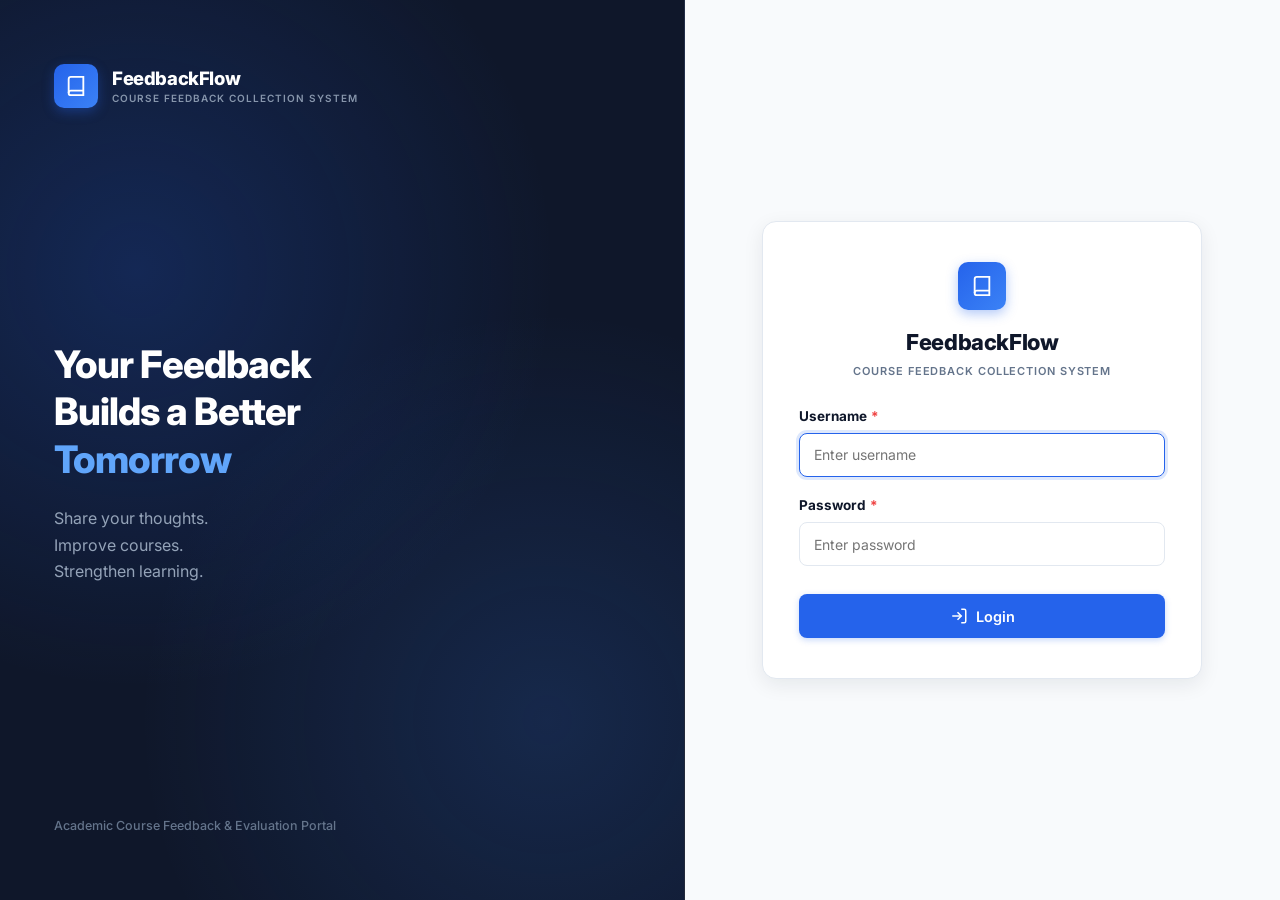
<file: src/main/resources/static/index.html>
<!DOCTYPE html>
<html lang="en">
<head>
    <meta charset="UTF-8">
    <meta name="viewport" content="width=device-width, initial-scale=1.0">
    <title>Dashboard - FeedbackFlow</title>
    <link rel="stylesheet" href="css/style.css">
    <script src="js/auth.js"></script>
</head>
<body>
    <div class="app-container">
        <!-- Left Sidebar -->
        <aside class="sidebar">
            <div class="sidebar-header">
                <div class="logo-container">
                    <div class="logo-icon">
                        <svg viewBox="0 0 24 24"><path d="M4 19.5A2.5 2.5 0 0 1 6.5 17H20"></path><path d="M6.5 2H20v20H6.5A2.5 2.5 0 0 1 4 19.5v-15A2.5 2.5 0 0 1 6.5 2z"></path></svg>
                    </div>
                    <div class="brand-text">
                        <h1>FeedbackFlow</h1>
                        <p>Course Feedback Collection System</p>
                    </div>
                </div>
            </div>

            <nav class="sidebar-nav">
                <div class="nav-section-title">Menu</div>
                <ul class="nav-menu">
                    <li>
                        <a href="index.html" class="nav-link active" id="nav-dashboard">
                            <svg viewBox="0 0 24 24"><path d="M3 9l9-7 9 7v11a2 2 0 0 1-2 2H5a2 2 0 0 1-2-2z"></path><polyline points="9 22 9 12 15 12 15 22"></polyline></svg>
                            <span>Dashboard</span>
                        </a>
                    </li>
                    <li>
                        <a href="courses.html" class="nav-link" id="nav-courses">
                            <svg viewBox="0 0 24 24"><path d="M4 19.5A2.5 2.5 0 0 1 6.5 17H20"></path><path d="M6.5 2H20v20H6.5A2.5 2.5 0 0 1 4 19.5v-15A2.5 2.5 0 0 1 6.5 2z"></path></svg>
                            <span>Courses</span>
                        </a>
                    </li>
                    <li>
                        <a href="students.html" class="nav-link" id="nav-students">
                            <svg viewBox="0 0 24 24"><path d="M17 21v-2a4 4 0 0 0-4-4H5a4 4 0 0 0-4 4v2"></path><circle cx="9" cy="7" r="4"></circle><path d="M23 21v-2a4 4 0 0 0-3-3.87"></path><path d="M16 3.13a4 4 0 0 1 0 7.75"></path></svg>
                            <span>Students</span>
                        </a>
                    </li>
                    <li>
                        <a href="semesters.html" class="nav-link" id="nav-semesters">
                            <svg viewBox="0 0 24 24"><rect x="3" y="4" width="18" height="18" rx="2" ry="2"></rect><line x1="16" y1="2" x2="16" y2="6"></line><line x1="8" y1="2" x2="8" y2="6"></line><line x1="3" y1="10" x2="21" y2="10"></line></svg>
                            <span>Semesters</span>
                        </a>
                    </li>
                    <li>
                        <a href="questions.html" class="nav-link" id="nav-questions">
                            <svg viewBox="0 0 24 24"><circle cx="12" cy="12" r="10"></circle><path d="M9.09 9a3 3 0 0 1 5.83 1c0 2-3 3-3 3"></path><line x1="12" y1="17" x2="12.01" y2="17"></line></svg>
                            <span>Questions</span>
                        </a>
                    </li>
                    <li>
                        <a href="feedback.html" class="nav-link" id="nav-feedback">
                            <svg viewBox="0 0 24 24"><path d="M11 4H4a2 2 0 0 0-2 2v14a2 2 0 0 0 2 2h14a2 2 0 0 0 2-2v-7"></path><path d="M18.5 2.5a2.121 2.121 0 0 1 3 3L12 15l-4 1 1-4 9.5-9.5z"></path></svg>
                            <span>Submit Feedback</span>
                        </a>
                    </li>
                    <li>
                        <a href="results.html" class="nav-link" id="nav-results">
                            <svg viewBox="0 0 24 24"><line x1="18" y1="20" x2="18" y2="10"></line><line x1="12" y1="20" x2="12" y2="4"></line><line x1="6" y1="20" x2="6" y2="14"></line></svg>
                            <span>Feedback Results</span>
                        </a>
                    </li>
                    <li>
                        <a href="faculty-summary.html" class="nav-link" id="nav-faculty-summary">
                            <svg viewBox="0 0 24 24"><path d="M14 2H6a2 2 0 0 0-2 2v16a2 2 0 0 0 2 2h12a2 2 0 0 0 2-2V8z"></path><polyline points="14 2 14 8 20 8"></polyline><line x1="16" y1="13" x2="8" y2="13"></line><line x1="16" y1="17" x2="8" y2="17"></line><polyline points="10 9 9 9 8 9"></polyline></svg>
                            <span>Faculty Summary</span>
                        </a>
                    </li>
                </ul>
            </nav>

            <div class="sidebar-footer">
                <a href="#" class="logout-link" id="btn-logout" onclick="logout(); return false;">
                    <svg viewBox="0 0 24 24"><path d="M9 21H5a2 2 0 0 1-2-2V5a2 2 0 0 1 2-2h4"></path><polyline points="16 17 21 12 16 7"></polyline><line x1="21" y1="12" x2="9" y2="12"></line></svg>
                    <span>Logout</span>
                </a>
            </div>
        </aside>

        <!-- Main Wrapper -->
        <div class="main-wrapper">
            <!-- Top Header -->
            <header class="top-header">
                <div class="header-left">
                    <h2>Dashboard</h2>
                    <p>Course Feedback Overview</p>
                </div>
                <div class="header-right">
                    <div class="user-profile-badge">
                        <div class="header-user-avatar">A</div>
                        <div class="user-details">
                            <span class="header-user-name">Admin</span>
                            <span class="user-role-label">Administrator</span>
                        </div>
                    </div>
                </div>
            </header>

            <!-- Dashboard Body -->
            <main class="dashboard-content">
                <!-- Error Banner -->
                <div id="error-banner" class="alert-banner">
                    <span id="error-message">Unable to load dashboard data.</span>
                    <button onclick="loadDashboard()">Retry</button>
                </div>

                <!-- 4 Summary Metric Cards (Equal 4-column grid) -->
                <div class="metrics-grid">
                    <!-- Total Courses -->
                    <div class="metric-card">
                        <div class="metric-icon-wrap icon-blue">
                            <svg viewBox="0 0 24 24"><path d="M4 19.5A2.5 2.5 0 0 1 6.5 17H20"></path><path d="M6.5 2H20v20H6.5A2.5 2.5 0 0 1 4 19.5v-15A2.5 2.5 0 0 1 6.5 2z"></path></svg>
                        </div>
                        <div class="metric-info">
                            <span class="metric-value" id="stat-total-courses">--</span>
                            <span class="metric-label">Total Courses</span>
                            <span class="metric-sub">Active courses</span>
                        </div>
                    </div>

                    <!-- Feedback Questions -->
                    <div class="metric-card">
                        <div class="metric-icon-wrap icon-purple">
                            <svg viewBox="0 0 24 24"><circle cx="12" cy="12" r="10"></circle><path d="M9.09 9a3 3 0 0 1 5.83 1c0 2-3 3-3 3"></path><line x1="12" y1="17" x2="12.01" y2="17"></line></svg>
                        </div>
                        <div class="metric-info">
                            <span class="metric-value" id="stat-total-questions">--</span>
                            <span class="metric-label">Feedback Questions</span>
                            <span class="metric-sub">Evaluation criteria</span>
                        </div>
                    </div>

                    <!-- Feedback Received -->
                    <div class="metric-card">
                        <div class="metric-icon-wrap icon-green">
                            <svg viewBox="0 0 24 24"><path d="M14 2H6a2 2 0 0 0-2 2v16a2 2 0 0 0 2 2h12a2 2 0 0 0 2-2V8z"></path><polyline points="14 2 14 8 20 8"></polyline><line x1="16" y1="13" x2="8" y2="13"></line><line x1="16" y1="17" x2="8" y2="17"></line><polyline points="10 9 9 9 8 9"></polyline></svg>
                        </div>
                        <div class="metric-info">
                            <span class="metric-value" id="stat-total-feedback">--</span>
                            <span class="metric-label">Feedback Received</span>
                            <span class="metric-sub">Submitted responses</span>
                        </div>
                    </div>

                    <!-- Overall Rating -->
                    <div class="metric-card">
                        <div class="metric-icon-wrap icon-amber">
                            <svg viewBox="0 0 24 24"><polygon points="12 2 15.09 8.26 22 9.27 17 14.14 18.18 21.02 12 17.77 5.82 21.02 7 14.14 2 9.27 8.91 8.26 12 2"></polygon></svg>
                        </div>
                        <div class="metric-info">
                            <span class="metric-value" id="stat-overall-rating">-- / 5</span>
                            <span class="metric-label">Overall Rating</span>
                            <span class="metric-sub">Average score</span>
                        </div>
                    </div>
                </div>

                <!-- Second Row Layout: 2-column dashboard main grid (Left: 65%, Right: 35%) -->
                <div class="dashboard-main-grid">
                    <!-- LEFT COLUMN (65%): System Information & Course Performance -->
                    <div class="dashboard-col-left">
                        <!-- System Information -->
                        <section class="dashboard-section">
                            <div class="section-header">
                                <div>
                                    <h3 class="section-title">System Information</h3>
                                    <p class="section-subtitle">Academic cycle and student registration stats</p>
                                </div>
                            </div>
                            <div class="system-info-grid">
                                <div class="metric-card system-info-card">
                                    <div class="metric-icon-wrap icon-blue">
                                        <svg viewBox="0 0 24 24"><path d="M17 21v-2a4 4 0 0 0-4-4H5a4 4 0 0 0-4 4v2"></path><circle cx="9" cy="7" r="4"></circle><path d="M23 21v-2a4 4 0 0 0-3-3.87"></path><path d="M16 3.13a4 4 0 0 1 0 7.75"></path></svg>
                                    </div>
                                    <div class="metric-info">
                                        <span class="metric-value" id="stat-total-students">--</span>
                                        <span class="metric-label">Registered Students</span>
                                        <span class="metric-sub">Enrolled students</span>
                                    </div>
                                </div>
                                <div class="metric-card system-info-card">
                                    <div class="metric-icon-wrap icon-purple">
                                        <svg viewBox="0 0 24 24"><rect x="3" y="4" width="18" height="18" rx="2" ry="2"></rect><line x1="16" y1="2" x2="16" y2="6"></line><line x1="8" y1="2" x2="8" y2="6"></line><line x1="3" y1="10" x2="21" y2="10"></line></svg>
                                    </div>
                                    <div class="metric-info">
                                        <span class="metric-value" id="stat-total-semesters">--</span>
                                        <span class="metric-label">Total Semesters</span>
                                        <span class="metric-sub">Academic terms</span>
                                    </div>
                                </div>
                                <div class="metric-card system-info-card">
                                    <div class="metric-icon-wrap icon-green">
                                        <svg viewBox="0 0 24 24"><circle cx="12" cy="12" r="10"></circle><polyline points="12 6 12 12 16 14"></polyline></svg>
                                    </div>
                                    <div class="metric-info">
                                        <span class="metric-value" id="stat-open-semesters">--</span>
                                        <span class="metric-label">Open Semesters</span>
                                        <span class="metric-sub">Active collection</span>
                                    </div>
                                </div>
                            </div>
                        </section>

                        <!-- Course Performance -->
                        <section class="dashboard-section">
                            <div class="section-header">
                                <div>
                                    <h3 class="section-title">Course Performance</h3>
                                    <p class="section-subtitle">Real feedback rating per registered course</p>
                                </div>
                            </div>
                            <div class="content-card" style="margin-bottom: 0;">
                                <div class="course-perf-list" id="course-perf-container">
                                    <div class="table-empty-state">Loading course performance...</div>
                                </div>
                            </div>
                        </section>
                    </div>

                    <!-- RIGHT COLUMN (35%): System Overview & Quick Actions -->
                    <div class="dashboard-col-right">
                        <!-- System Overview -->
                        <section class="dashboard-section">
                            <div class="section-header">
                                <div>
                                    <h3 class="section-title">System Overview</h3>
                                    <p class="section-subtitle">Portal inventory summary</p>
                                </div>
                            </div>
                            <div class="content-card" style="margin-bottom: 0;">
                                <div class="system-overview-list">
                                    <div class="overview-row">
                                        <div class="overview-row-left">
                                            <div class="overview-row-icon icon-blue">
                                                <svg viewBox="0 0 24 24"><path d="M4 19.5A2.5 2.5 0 0 1 6.5 17H20"></path><path d="M6.5 2H20v20H6.5A2.5 2.5 0 0 1 4 19.5v-15A2.5 2.5 0 0 1 6.5 2z"></path></svg>
                                            </div>
                                            <span class="overview-row-title">Courses Available</span>
                                        </div>
                                        <span class="overview-row-val" id="overview-courses">--</span>
                                    </div>

                                    <div class="overview-row">
                                        <div class="overview-row-left">
                                            <div class="overview-row-icon icon-purple">
                                                <svg viewBox="0 0 24 24"><circle cx="12" cy="12" r="10"></circle><path d="M9.09 9a3 3 0 0 1 5.83 1c0 2-3 3-3 3"></path><line x1="12" y1="17" x2="12.01" y2="17"></line></svg>
                                            </div>
                                            <span class="overview-row-title">Feedback Questions</span>
                                        </div>
                                        <span class="overview-row-val" id="overview-questions">--</span>
                                    </div>

                                    <div class="overview-row">
                                        <div class="overview-row-left">
                                            <div class="overview-row-icon icon-green">
                                                <svg viewBox="0 0 24 24"><path d="M14 2H6a2 2 0 0 0-2 2v16a2 2 0 0 0 2 2h12a2 2 0 0 0 2-2V8z"></path><polyline points="14 2 14 8 20 8"></polyline><line x1="16" y1="13" x2="8" y2="13"></line><line x1="16" y1="17" x2="8" y2="17"></line><polyline points="10 9 9 9 8 9"></polyline></svg>
                                            </div>
                                            <span class="overview-row-title">Total Feedback Submitted</span>
                                        </div>
                                        <span class="overview-row-val" id="overview-feedback">--</span>
                                    </div>

                                    <div class="overview-row">
                                        <div class="overview-row-left">
                                            <div class="overview-row-icon icon-amber">
                                                <svg viewBox="0 0 24 24"><polygon points="12 2 15.09 8.26 22 9.27 17 14.14 18.18 21.02 12 17.77 5.82 21.02 7 14.14 2 9.27 8.91 8.26 12 2"></polygon></svg>
                                            </div>
                                            <span class="overview-row-title">Current Overall Rating</span>
                                        </div>
                                        <span class="overview-row-val" id="overview-rating">-- / 5</span>
                                    </div>
                                </div>
                            </div>
                        </section>

                        <!-- Quick Actions (2x2 Grid) -->
                        <section class="dashboard-section">
                            <div class="section-header">
                                <div>
                                    <h3 class="section-title">Quick Actions</h3>
                                    <p class="section-subtitle">Common administrative and evaluation tasks</p>
                                </div>
                            </div>

                            <div class="quick-actions-grid">
                                <!-- Submit Feedback -->
                                <a href="feedback.html" class="quick-action-card" id="action-submit-feedback">
                                    <div class="quick-action-header">
                                        <div class="quick-action-icon icon-blue">
                                            <svg viewBox="0 0 24 24"><path d="M11 4H4a2 2 0 0 0-2 2v14a2 2 0 0 0 2 2h14a2 2 0 0 0 2-2v-7"></path><path d="M18.5 2.5a2.121 2.121 0 0 1 3 3L12 15l-4 1 1-4 9.5-9.5z"></path></svg>
                                        </div>
                                        <div>
                                            <h4>Submit Feedback</h4>
                                            <p>Evaluate courses</p>
                                        </div>
                                    </div>
                                    <span class="quick-action-footer">
                                        Open form
                                        <svg viewBox="0 0 24 24"><line x1="5" y1="12" x2="19" y2="12"></line><polyline points="12 5 19 12 12 19"></polyline></svg>
                                    </span>
                                </a>

                                <!-- View Results -->
                                <a href="results.html" class="quick-action-card" id="action-view-results">
                                    <div class="quick-action-header">
                                        <div class="quick-action-icon icon-green">
                                            <svg viewBox="0 0 24 24"><line x1="18" y1="20" x2="18" y2="10"></line><line x1="12" y1="20" x2="12" y2="4"></line><line x1="6" y1="20" x2="6" y2="14"></line></svg>
                                        </div>
                                        <div>
                                            <h4>View Results</h4>
                                            <p>Question analysis</p>
                                        </div>
                                    </div>
                                    <span class="quick-action-footer">
                                        View reports
                                        <svg viewBox="0 0 24 24"><line x1="5" y1="12" x2="19" y2="12"></line><polyline points="12 5 19 12 12 19"></polyline></svg>
                                    </span>
                                </a>

                                <!-- Manage Courses -->
                                <a href="courses.html" class="quick-action-card" id="action-manage-courses">
                                    <div class="quick-action-header">
                                        <div class="quick-action-icon icon-purple">
                                            <svg viewBox="0 0 24 24"><path d="M4 19.5A2.5 2.5 0 0 1 6.5 17H20"></path><path d="M6.5 2H20v20H6.5A2.5 2.5 0 0 1 4 19.5v-15A2.5 2.5 0 0 1 6.5 2z"></path></svg>
                                        </div>
                                        <div>
                                            <h4>Manage Courses</h4>
                                            <p>Subjects & departments</p>
                                        </div>
                                    </div>
                                    <span class="quick-action-footer">
                                        Manage
                                        <svg viewBox="0 0 24 24"><line x1="5" y1="12" x2="19" y2="12"></line><polyline points="12 5 19 12 12 19"></polyline></svg>
                                    </span>
                                </a>

                                <!-- Manage Questions -->
                                <a href="questions.html" class="quick-action-card" id="action-manage-questions">
                                    <div class="quick-action-header">
                                        <div class="quick-action-icon icon-amber">
                                            <svg viewBox="0 0 24 24"><circle cx="12" cy="12" r="10"></circle><path d="M9.09 9a3 3 0 0 1 5.83 1c0 2-3 3-3 3"></path><line x1="12" y1="17" x2="12.01" y2="17"></line></svg>
                                        </div>
                                        <div>
                                            <h4>Manage Questions</h4>
                                            <p>Survey questions</p>
                                        </div>
                                    </div>
                                    <span class="quick-action-footer">
                                        Configure
                                        <svg viewBox="0 0 24 24"><line x1="5" y1="12" x2="19" y2="12"></line><polyline points="12 5 19 12 12 19"></polyline></svg>
                                    </span>
                                </a>
                            </div>
                        </section>
                    </div>
                </div>

            </main>
        </div>
    </div>

    <!-- Dashboard JavaScript Logic -->
    <script src="js/dashboard.js"></script>
</body>
</html>
</file>
<file: src/main/resources/static/css/style.css>
@import url('https://fonts.googleapis.com/css2?family=Inter:wght@400;500;600;700;800&display=swap');

:root {
    /* Color Palette */
    --sidebar-bg: #0f172a;
    --sidebar-surface: #1e293b;
    --sidebar-text: #94a3b8;
    --sidebar-text-hover: #f8fafc;
    --sidebar-active-bg: #2563eb;
    --sidebar-active-text: #ffffff;

    --bg-main: #f8fafc;
    --card-bg: #ffffff;
    --border-color: #e2e8f0;
    --border-hover: #cbd5e1;
    --border-light: #f1f5f9;

    --text-primary: #0f172a;
    --text-secondary: #475569;
    --text-muted: #64748b;

    --primary: #2563eb;
    --primary-hover: #1d4ed8;
    --primary-light: #eff6ff;

    --success: #10b981;
    --success-hover: #059669;
    --success-light: #ecfdf5;

    --warning: #f59e0b;
    --warning-light: #fffbeb;

    --purple: #8b5cf6;
    --purple-light: #f5f3ff;

    --danger: #ef4444;
    --danger-hover: #dc2626;
    --danger-light: #fef2f2;

    /* Shadows */
    --shadow-xs: 0 1px 2px 0 rgba(15, 23, 42, 0.04);
    --shadow-sm: 0 1px 3px 0 rgba(15, 23, 42, 0.06), 0 1px 2px -1px rgba(15, 23, 42, 0.04);
    --shadow-md: 0 4px 6px -1px rgba(15, 23, 42, 0.07), 0 2px 4px -2px rgba(15, 23, 42, 0.05);
    --shadow-lg: 0 10px 18px -3px rgba(15, 23, 42, 0.08), 0 4px 6px -4px rgba(15, 23, 42, 0.04);

    /* Radii */
    --radius-sm: 8px;
    --radius-md: 10px;
    --radius-lg: 12px;
}

* {
    margin: 0;
    padding: 0;
    box-sizing: border-box;
    font-family: 'Inter', -apple-system, BlinkMacSystemFont, "Segoe UI", Roboto, sans-serif;
}

body {
    background-color: var(--bg-main);
    color: var(--text-primary);
    min-height: 100vh;
    font-size: 14px;
    line-height: 1.5;
    -webkit-font-smoothing: antialiased;
}

/* ========================================================
   Application Shell Layout
   ======================================================== */
.app-container {
    display: flex;
    width: 100%;
    min-height: 100vh;
}

/* ========================================================
   Sidebar
   ======================================================== */
.sidebar {
    width: 260px;
    background-color: var(--sidebar-bg);
    color: var(--sidebar-text);
    display: flex;
    flex-direction: column;
    flex-shrink: 0;
    border-right: 1px solid rgba(255, 255, 255, 0.07);
    position: sticky;
    top: 0;
    height: 100vh;
    z-index: 20;
}

.sidebar-header {
    padding: 24px 20px;
    border-bottom: 1px solid rgba(255, 255, 255, 0.08);
}

.logo-container {
    display: flex;
    align-items: center;
    gap: 12px;
}

.logo-icon {
    width: 40px;
    height: 40px;
    background: linear-gradient(135deg, #2563eb, #3b82f6);
    border-radius: 10px;
    display: flex;
    align-items: center;
    justify-content: center;
    color: #ffffff;
    flex-shrink: 0;
    box-shadow: 0 4px 12px rgba(37, 99, 235, 0.35);
}

.logo-icon svg {
    width: 22px;
    height: 22px;
    stroke: currentColor;
    stroke-width: 2;
    fill: none;
}

.brand-text h1 {
    font-size: 18.5px;
    font-weight: 800;
    color: #ffffff;
    letter-spacing: -0.4px;
    line-height: 1.15;
}

.brand-text p {
    font-size: 10px;
    color: #94a3b8;
    text-transform: uppercase;
    letter-spacing: 1px;
    margin-top: 3px;
    font-weight: 600;
    line-height: 1.25;
    opacity: 0.9;
}

.sidebar-nav {
    flex: 1;
    padding: 20px 14px;
    overflow-y: auto;
}

.nav-section-title {
    font-size: 11px;
    text-transform: uppercase;
    letter-spacing: 0.8px;
    color: #64748b;
    font-weight: 700;
    padding: 8px 12px;
    margin-bottom: 6px;
}

.nav-menu {
    list-style: none;
    display: flex;
    flex-direction: column;
    gap: 6px;
}

.nav-link {
    display: flex;
    align-items: center;
    gap: 12px;
    padding: 11px 14px;
    border-radius: var(--radius-md);
    color: var(--sidebar-text);
    text-decoration: none;
    font-size: 14px;
    font-weight: 500;
    transition: all 0.18s ease-in-out;
}

.nav-link svg {
    width: 19px;
    height: 19px;
    stroke-width: 2;
    stroke: currentColor;
    fill: none;
    flex-shrink: 0;
    transition: stroke 0.18s ease;
}

.nav-link:hover {
    background-color: var(--sidebar-surface);
    color: var(--sidebar-text-hover);
}

.nav-link.active {
    background-color: var(--sidebar-active-bg);
    color: var(--sidebar-active-text);
    font-weight: 600;
    box-shadow: 0 4px 12px rgba(37, 99, 235, 0.35);
}

.nav-link.active svg {
    stroke: #ffffff;
}

.sidebar-footer {
    padding: 18px 14px;
    border-top: 1px solid rgba(255, 255, 255, 0.08);
    margin-top: auto;
}

.logout-link {
    display: flex;
    align-items: center;
    gap: 12px;
    padding: 11px 14px;
    border-radius: var(--radius-md);
    color: #f87171;
    text-decoration: none;
    font-size: 14px;
    font-weight: 500;
    transition: all 0.18s ease;
}

.logout-link svg {
    width: 19px;
    height: 19px;
    stroke: currentColor;
    fill: none;
    stroke-width: 2;
}

.logout-link:hover {
    background-color: rgba(239, 68, 68, 0.12);
    color: #ef4444;
}

/* ========================================================
   Main Content Area & Top Header
   ======================================================== */
.main-wrapper {
    flex: 1;
    display: flex;
    flex-direction: column;
    overflow-x: hidden;
    min-width: 0;
}

.top-header {
    background-color: var(--card-bg);
    border-bottom: 1px solid var(--border-color);
    padding: 18px 36px;
    height: 74px;
    display: flex;
    justify-content: space-between;
    align-items: center;
    position: sticky;
    top: 0;
    z-index: 10;
}

.header-left h2 {
    font-size: 25px;
    font-weight: 800;
    color: var(--text-primary);
    letter-spacing: -0.5px;
    line-height: 1.2;
}

.header-left p {
    font-size: 13.5px;
    color: var(--text-muted);
    margin-top: 3px;
    font-weight: 500;
}

.header-right {
    display: flex;
    align-items: center;
    gap: 14px;
}

.user-profile-badge {
    display: flex;
    align-items: center;
    gap: 12px;
    padding: 5px 12px 5px 6px;
    border-radius: 30px;
    background-color: #f8fafc;
    border: 1px solid var(--border-color);
    transition: border-color 0.18s ease;
}

.user-profile-badge:hover {
    border-color: var(--border-hover);
}

.header-user-avatar {
    width: 36px;
    height: 36px;
    border-radius: 50%;
    background: linear-gradient(135deg, #2563eb, #1d4ed8);
    color: #ffffff;
    display: flex;
    align-items: center;
    justify-content: center;
    font-size: 14px;
    font-weight: 700;
    text-transform: uppercase;
    box-shadow: 0 2px 6px rgba(37, 99, 235, 0.25);
    flex-shrink: 0;
}

.user-details {
    display: flex;
    flex-direction: column;
    line-height: 1.2;
    padding-right: 4px;
}

.header-user-name {
    font-size: 13.5px;
    font-weight: 600;
    color: var(--text-primary);
}

.user-role-label {
    font-size: 11.5px;
    color: var(--text-muted);
    font-weight: 500;
    margin-top: 1px;
}

/* Page Body Container */
.dashboard-content {
    padding: 24px 32px 48px;
    width: 100%;
}

/* ========================================================
   Notifications & Alerts
   ======================================================== */
.alert-banner {
    display: none;
    align-items: center;
    justify-content: space-between;
    padding: 14px 20px;
    border-radius: var(--radius-md);
    font-size: 14px;
    margin-bottom: 24px;
    font-weight: 500;
    box-shadow: var(--shadow-xs);
    animation: fadeIn 0.2s ease-in-out;
}

@keyframes fadeIn {
    from { opacity: 0; transform: translateY(-4px); }
    to { opacity: 1; transform: translateY(0); }
}

.alert-banner.error {
    display: flex;
    background-color: var(--danger-light);
    color: #b91c1c;
    border: 1px solid #fecaca;
}

.alert-banner.success {
    display: flex;
    background-color: var(--success-light);
    color: #047857;
    border: 1px solid #a7f3d0;
}

.alert-banner button {
    background: none;
    border: 1px solid currentColor;
    color: inherit;
    padding: 5px 12px;
    border-radius: 6px;
    cursor: pointer;
    font-weight: 600;
    font-size: 12px;
    transition: background-color 0.15s ease;
}

.alert-banner button:hover {
    background-color: rgba(0, 0, 0, 0.05);
}

/* ========================================================
   Metric Summary Cards (Equal 4-Column Grid)
   ======================================================== */
.metrics-grid {
    display: grid;
    grid-template-columns: repeat(4, minmax(0, 1fr));
    gap: 20px;
    width: 100%;
    margin-bottom: 24px;
}

.metric-card {
    background-color: var(--card-bg);
    border: 1px solid var(--border-color);
    border-radius: var(--radius-lg);
    padding: 20px 22px;
    min-height: 104px;
    box-shadow: var(--shadow-sm);
    display: flex;
    align-items: center;
    gap: 16px;
    width: 100%;
    transition: transform 0.18s ease, box-shadow 0.18s ease, border-color 0.18s ease;
}

.metric-card:hover {
    transform: translateY(-2px);
    box-shadow: var(--shadow-md);
    border-color: var(--border-hover);
}

.metric-icon-wrap {
    width: 48px;
    height: 48px;
    border-radius: var(--radius-lg);
    display: flex;
    align-items: center;
    justify-content: center;
    flex-shrink: 0;
}

.metric-icon-wrap svg {
    width: 24px;
    height: 24px;
    stroke-width: 2;
    stroke: currentColor;
    fill: none;
}

.icon-blue { background-color: var(--primary-light); color: var(--primary); }
.icon-purple { background-color: var(--purple-light); color: var(--purple); }
.icon-green { background-color: var(--success-light); color: var(--success); }
.icon-amber { background-color: var(--warning-light); color: var(--warning); }

.metric-info {
    display: flex;
    flex-direction: column;
    min-width: 0;
}

.metric-value {
    font-size: 26px;
    font-weight: 800;
    color: var(--text-primary);
    line-height: 1.15;
    letter-spacing: -0.5px;
}

.metric-label {
    font-size: 13.5px;
    font-weight: 700;
    color: #1e293b;
    margin-top: 3px;
    letter-spacing: -0.15px;
}

.metric-sub {
    font-size: 12px;
    color: var(--text-muted);
    margin-top: 2px;
    font-weight: 500;
}

/* ========================================================
   Dashboard Main 2-Column Grid (Left: 65%, Right: 35%)
   ======================================================== */
.dashboard-main-grid {
    display: grid;
    grid-template-columns: minmax(0, 2fr) minmax(320px, 1fr);
    gap: 24px;
    align-items: start;
    width: 100%;
}

.dashboard-col-left {
    display: flex;
    flex-direction: column;
    gap: 24px;
    min-width: 0;
}

.dashboard-col-right {
    display: flex;
    flex-direction: column;
    gap: 24px;
    min-width: 0;
}

.dashboard-section {
    width: 100%;
}

/* System Information 3-Card Grid */
.system-info-grid {
    display: grid;
    grid-template-columns: repeat(3, minmax(0, 1fr));
    gap: 16px;
    width: 100%;
}

.system-info-card {
    padding: 16px 18px;
    min-height: 94px;
    gap: 14px;
}

.system-info-card .metric-icon-wrap {
    width: 44px;
    height: 44px;
}

.system-info-card .metric-value {
    font-size: 24px;
}

.system-info-card .metric-label {
    font-size: 13px;
}

/* Section Header */
.section-header {
    display: flex;
    justify-content: space-between;
    align-items: center;
    margin-bottom: 12px;
}

.section-title {
    font-size: 18px;
    font-weight: 800;
    color: var(--text-primary);
    letter-spacing: -0.3px;
    line-height: 1.25;
}

.section-subtitle {
    font-size: 12.5px;
    color: var(--text-muted);
    margin-top: 2px;
    font-weight: 500;
}

/* Content Cards */
.content-card {
    background-color: var(--card-bg);
    border: 1px solid var(--border-color);
    border-radius: var(--radius-lg);
    box-shadow: var(--shadow-sm);
    overflow: hidden;
    width: 100%;
}

/* Course Performance Horizontal Row */
.course-perf-list {
    display: flex;
    flex-direction: column;
    width: 100%;
}

.course-perf-row {
    display: flex;
    align-items: center;
    justify-content: space-between;
    gap: 16px;
    padding: 14px 20px;
    border-bottom: 1px solid var(--border-light);
    transition: background-color 0.15s ease;
    width: 100%;
}

.course-perf-row:last-child {
    border-bottom: none;
}

.course-perf-row:hover {
    background-color: #fbfcfe;
}

.perf-col-left {
    display: flex;
    align-items: center;
    gap: 10px;
    flex: 1 1 auto;
    min-width: 0;
}

.perf-course-name {
    font-size: 14px;
    font-weight: 700;
    color: var(--text-primary);
    white-space: nowrap;
    overflow: hidden;
    text-overflow: ellipsis;
    letter-spacing: -0.2px;
}

.perf-col-middle {
    display: flex;
    align-items: center;
    gap: 12px;
    flex: 0 0 200px;
}

.perf-meter-track {
    flex: 1;
    height: 8px;
    background-color: #e2e8f0;
    border-radius: 6px;
    overflow: hidden;
}

.perf-meter-fill {
    height: 100%;
    background-color: var(--primary);
    border-radius: 6px;
    transition: width 0.3s ease;
}

.perf-score-text {
    font-size: 13px;
    font-weight: 800;
    color: var(--text-primary);
    min-width: 48px;
    text-align: right;
}

.perf-no-feedback {
    color: var(--text-muted);
    font-size: 11.5px;
    font-weight: 600;
}

.perf-col-right {
    flex: 0 0 auto;
}

/* System Overview Rows */
.system-overview-list {
    display: flex;
    flex-direction: column;
    padding: 4px 20px;
    width: 100%;
}

.overview-row {
    display: flex;
    align-items: center;
    justify-content: space-between;
    padding: 13px 0;
    border-bottom: 1px solid var(--border-light);
}

.overview-row:last-child {
    border-bottom: none;
}

.overview-row-left {
    display: flex;
    align-items: center;
    gap: 12px;
}

.overview-row-icon {
    width: 36px;
    height: 36px;
    border-radius: var(--radius-sm);
    display: flex;
    align-items: center;
    justify-content: center;
    flex-shrink: 0;
}

.overview-row-icon svg {
    width: 18px;
    height: 18px;
    stroke: currentColor;
    stroke-width: 2;
    fill: none;
}

.overview-row-title {
    font-size: 13.5px;
    color: var(--text-secondary);
    font-weight: 600;
}

.overview-row-val {
    font-size: 14px;
    font-weight: 800;
    color: var(--text-primary);
    letter-spacing: -0.2px;
}

/* ========================================================
   Quick Actions Grid (2x2 in Right Column)
   ======================================================== */
.quick-actions-grid {
    display: grid;
    grid-template-columns: repeat(2, minmax(0, 1fr));
    gap: 14px;
    width: 100%;
}

.quick-action-card {
    background-color: var(--card-bg);
    border: 1px solid var(--border-color);
    border-radius: var(--radius-lg);
    padding: 16px 16px;
    min-height: 124px;
    text-decoration: none;
    color: inherit;
    display: flex;
    flex-direction: column;
    justify-content: space-between;
    box-shadow: var(--shadow-xs);
    transition: transform 0.18s ease, box-shadow 0.18s ease, border-color 0.18s ease;
    width: 100%;
}

.quick-action-card:hover {
    transform: translateY(-2px);
    box-shadow: var(--shadow-md);
    border-color: rgba(37, 99, 235, 0.4);
}

.quick-action-header {
    display: flex;
    align-items: flex-start;
    gap: 12px;
}

.quick-action-icon {
    width: 36px;
    height: 36px;
    border-radius: var(--radius-md);
    display: flex;
    align-items: center;
    justify-content: center;
    flex-shrink: 0;
}

.quick-action-icon svg {
    width: 18px;
    height: 18px;
    stroke-width: 2;
    stroke: currentColor;
    fill: none;
}

.quick-action-card h4 {
    font-size: 13.5px;
    font-weight: 700;
    color: var(--text-primary);
    letter-spacing: -0.2px;
    margin-bottom: 2px;
    line-height: 1.3;
}

.quick-action-card p {
    font-size: 11.5px;
    color: var(--text-muted);
    line-height: 1.35;
}

.quick-action-footer {
    display: flex;
    align-items: center;
    gap: 5px;
    font-size: 12px;
    font-weight: 600;
    color: var(--primary);
    margin-top: 10px;
}

.quick-action-footer svg {
    width: 14px;
    height: 14px;
    stroke-width: 2.2;
    stroke: currentColor;
    fill: none;
    transition: transform 0.15s ease;
}

.quick-action-card:hover .quick-action-footer svg {
    transform: translateX(3px);
}

/* ========================================================
   Tables & Badges
   ======================================================== */
.table-responsive {
    width: 100%;
    overflow-x: auto;
}

.academic-table {
    width: 100%;
    border-collapse: collapse;
    text-align: left;
}

.academic-table th {
    background-color: #f8fafc;
    color: #24324a;
    font-size: 12px;
    font-weight: 700;
    text-transform: uppercase;
    letter-spacing: 0.75px;
    padding: 13px 20px;
    border-bottom: 1px solid var(--border-color);
}

.academic-table td {
    padding: 16px 20px;
    font-size: 14px;
    color: var(--text-primary);
    border-bottom: 1px solid var(--border-light);
    vertical-align: middle;
}

.academic-table tbody tr:last-child td {
    border-bottom: none;
}

.academic-table tbody tr {
    transition: background-color 0.15s ease;
}

.academic-table tbody tr:hover {
    background-color: #fbfcfe;
}

.badge-code {
    display: inline-block;
    padding: 4px 9px;
    background-color: var(--primary-light);
    color: var(--primary);
    border-radius: 6px;
    font-weight: 600;
    font-size: 12px;
    font-family: 'Inter', monospace;
    letter-spacing: 0.3px;
    border: 1px solid rgba(37, 99, 235, 0.18);
}

.badge-dept {
    display: inline-block;
    padding: 4px 9px;
    background-color: #f1f5f9;
    color: #475569;
    border-radius: 6px;
    font-weight: 500;
    font-size: 12px;
}

.badge-count {
    display: inline-block;
    padding: 6px 13px;
    background-color: #f1f5f9;
    color: #334155;
    border-radius: 20px;
    font-size: 12.5px;
    font-weight: 600;
    border: 1px solid var(--border-color);
}

/* Status Rating Badges */
.status-badge {
    display: inline-block;
    padding: 4px 10px;
    border-radius: 6px;
    font-size: 12px;
    font-weight: 600;
    text-align: center;
}

.status-badge.excellent { background-color: var(--success-light); color: #047857; border: 1px solid #a7f3d0; }
.status-badge.verygood { background-color: var(--primary-light); color: #1d4ed8; border: 1px solid #bfdbfe; }
.status-badge.good { background-color: var(--warning-light); color: #b45309; border: 1px solid #fde68a; }
.status-badge.fair { background-color: #fff7ed; color: #c2410c; border: 1px solid #fed7aa; }
.status-badge.poor { background-color: var(--danger-light); color: #b91c1c; border: 1px solid #fecaca; }

/* Buttons & Action Controls */
.btn-action {
    display: inline-flex;
    align-items: center;
    gap: 6px;
    padding: 7px 14px;
    background-color: var(--card-bg);
    color: var(--primary);
    border: 1px solid rgba(37, 99, 235, 0.35);
    border-radius: 7px;
    font-size: 12.5px;
    font-weight: 600;
    text-decoration: none;
    cursor: pointer;
    transition: all 0.18s ease;
    align-self: center;
}

.btn-action:hover {
    background-color: var(--primary);
    color: #ffffff;
    border-color: var(--primary);
    box-shadow: 0 2px 6px rgba(37, 99, 235, 0.25);
}

.btn-group {
    display: inline-flex;
    align-items: center;
    gap: 8px;
}

.btn-outline-blue {
    display: inline-flex;
    align-items: center;
    gap: 5px;
    height: 32px;
    padding: 0 12px;
    background-color: transparent;
    color: var(--primary);
    border: 1px solid rgba(37, 99, 235, 0.35);
    border-radius: 7px;
    font-size: 12.5px;
    font-weight: 600;
    cursor: pointer;
    transition: all 0.18s ease;
}

.btn-outline-blue:hover {
    background-color: var(--primary-light);
    border-color: var(--primary);
    color: var(--primary-hover);
}

.btn-outline-red {
    display: inline-flex;
    align-items: center;
    gap: 5px;
    height: 32px;
    padding: 0 12px;
    background-color: transparent;
    color: var(--danger);
    border: 1px solid rgba(239, 68, 68, 0.35);
    border-radius: 7px;
    font-size: 12.5px;
    font-weight: 600;
    cursor: pointer;
    transition: all 0.18s ease;
}

.btn-outline-red:hover {
    background-color: var(--danger-light);
    border-color: var(--danger);
    color: var(--danger-hover);
}

.btn-outline-green {
    display: inline-flex;
    align-items: center;
    gap: 5px;
    height: 32px;
    padding: 0 12px;
    background-color: transparent;
    color: #059669;
    border: 1px solid rgba(16, 185, 129, 0.35);
    border-radius: 7px;
    font-size: 12.5px;
    font-weight: 600;
    cursor: pointer;
    transition: all 0.18s ease;
}

.btn-outline-green:hover {
    background-color: var(--success-light);
    border-color: var(--success);
    color: #047857;
}

.status-badge.open,
.status-badge.allowed {
    background-color: var(--success-light);
    color: #047857;
    border: 1px solid #a7f3d0;
}

.status-badge.closed,
.status-badge.notallowed {
    background-color: var(--danger-light);
    color: #b91c1c;
    border: 1px solid #fecaca;
}

.status-badge.nofeedback {
    background-color: #f1f5f9;
    color: #64748b;
    border: 1px solid #e2e8f0;
}

.btn-primary-sm {
    display: inline-flex;
    align-items: center;
    gap: 6px;
    height: 42px;
    padding: 0 18px;
    background-color: var(--primary);
    color: #ffffff;
    border: none;
    border-radius: var(--radius-sm);
    font-size: 13.5px;
    font-weight: 600;
    cursor: pointer;
    transition: all 0.18s ease;
    box-shadow: 0 2px 5px rgba(37, 99, 235, 0.25);
}

.btn-primary-sm:hover {
    background-color: var(--primary-hover);
    transform: translateY(-1px);
    box-shadow: 0 4px 8px rgba(37, 99, 235, 0.3);
}

/* Empty Table State */
.table-empty-state {
    text-align: center;
    padding: 44px 20px;
    color: var(--text-secondary);
    font-size: 14px;
}

/* ========================================================
   Toolbar & Filter Bars
   ======================================================== */
.toolbar-card {
    background-color: var(--card-bg);
    border: 1px solid var(--border-color);
    border-radius: var(--radius-lg);
    padding: 16px 20px;
    display: flex;
    align-items: center;
    justify-content: space-between;
    gap: 16px;
    margin-bottom: 22px;
    box-shadow: var(--shadow-xs);
    flex-wrap: wrap;
}

.toolbar-left {
    display: flex;
    align-items: center;
    gap: 12px;
    flex: 1;
    min-width: 280px;
}

.search-input-wrap {
    position: relative;
    flex: 1;
    max-width: 340px;
}

.search-input-wrap svg {
    position: absolute;
    left: 14px;
    top: 50%;
    transform: translateY(-50%);
    width: 17px;
    height: 17px;
    color: var(--text-muted);
    pointer-events: none;
}

.search-input {
    width: 100%;
    height: 42px;
    padding: 0 14px 0 40px;
    border: 1px solid var(--border-color);
    border-radius: var(--radius-sm);
    font-size: 13.5px;
    background-color: #fafbfd;
    outline: none;
    transition: border-color 0.18s ease, box-shadow 0.18s ease, background-color 0.18s ease;
}

.search-input:focus {
    background-color: #ffffff;
    border-color: var(--primary);
    box-shadow: 0 0 0 3px rgba(37, 99, 235, 0.15);
}

.toolbar-select {
    height: 42px;
    padding: 0 14px;
    border: 1px solid var(--border-color);
    border-radius: var(--radius-sm);
    font-size: 13.5px;
    color: var(--text-primary);
    background-color: #fafbfd;
    outline: none;
    cursor: pointer;
    transition: border-color 0.18s ease;
}

.toolbar-select:focus {
    border-color: var(--primary);
    box-shadow: 0 0 0 3px rgba(37, 99, 235, 0.15);
}

/* ========================================================
   Form Inputs & Layout
   ======================================================== */
.form-input,
.form-select,
.form-textarea {
    width: 100%;
    padding: 10px 14px;
    border: 1px solid var(--border-color);
    border-radius: var(--radius-sm);
    font-size: 13.5px;
    color: var(--text-primary);
    background-color: var(--card-bg);
    outline: none;
    transition: border-color 0.18s ease, box-shadow 0.18s ease;
    font-family: inherit;
}

.form-input,
.form-select {
    height: 42px;
}

.form-textarea {
    min-height: 95px;
    resize: vertical;
    line-height: 1.5;
}

.form-input:focus,
.form-select:focus,
.form-textarea:focus {
    border-color: var(--primary);
    box-shadow: 0 0 0 3px rgba(37, 99, 235, 0.15);
}

.form-label {
    display: block;
    font-size: 13.5px;
    font-weight: 700;
    color: #0f172a;
    margin-bottom: 7px;
    letter-spacing: -0.1px;
}

.form-label .required {
    color: var(--danger);
    margin-left: 2px;
}

.form-group {
    margin-bottom: 18px;
}

.form-grid-3 {
    display: grid;
    grid-template-columns: 1fr 2fr 1fr;
    gap: 18px;
}

.form-actions {
    display: flex;
    align-items: center;
    gap: 12px;
    margin-top: 18px;
}

.btn-submit {
    height: 42px;
    padding: 0 22px;
    background-color: var(--primary);
    color: #ffffff;
    border: none;
    border-radius: var(--radius-sm);
    font-size: 13.5px;
    font-weight: 600;
    cursor: pointer;
    display: inline-flex;
    align-items: center;
    gap: 8px;
    transition: all 0.18s ease;
    box-shadow: 0 2px 6px rgba(37, 99, 235, 0.25);
}

.btn-submit:hover:not(:disabled) {
    background-color: var(--primary-hover);
    transform: translateY(-1px);
    box-shadow: 0 4px 10px rgba(37, 99, 235, 0.3);
}

.btn-submit:disabled {
    opacity: 0.6;
    cursor: not-allowed;
}

.btn-secondary {
    height: 42px;
    padding: 0 20px;
    background-color: #ffffff;
    color: var(--text-secondary);
    border: 1px solid var(--border-color);
    border-radius: var(--radius-sm);
    font-size: 13.5px;
    font-weight: 600;
    text-decoration: none;
    cursor: pointer;
    display: inline-flex;
    align-items: center;
    transition: all 0.18s ease;
}

.btn-secondary:hover {
    background-color: #f1f5f9;
    color: var(--text-primary);
    border-color: var(--border-hover);
}

/* ========================================================
   Submit Feedback Page: Top Horizontal Layout
   ======================================================== */
.feedback-top-card {
    background-color: var(--card-bg);
    border: 1px solid var(--border-color);
    border-radius: var(--radius-lg);
    padding: 22px 24px;
    margin-bottom: 24px;
    display: flex;
    flex-direction: column;
    gap: 18px;
    box-shadow: var(--shadow-sm);
}

.evaluation-card-header {
    display: flex;
    justify-content: space-between;
    align-items: center;
    gap: 20px;
    flex-wrap: wrap;
    padding-bottom: 14px;
    border-bottom: 1px solid var(--border-color);
}

.evaluation-title {
    font-size: 16px;
    font-weight: 700;
    color: #0f172a;
    margin: 0;
    letter-spacing: -0.2px;
}

.feedback-progress-wrap {
    min-width: 280px;
    display: flex;
    flex-direction: column;
    gap: 8px;
}

.evaluation-selectors-row {
    display: grid;
    grid-template-columns: 1fr 1fr 1fr;
    gap: 18px;
    width: 100%;
}

.evaluation-selector-col {
    display: flex;
    flex-direction: column;
}

.evaluation-selector-col .form-label {
    margin-bottom: 7px;
}

.evaluation-selector-col .form-select {
    height: 44px;
    font-size: 13.5px;
    width: 100%;
}

.progress-header-info {
    display: flex;
    justify-content: space-between;
    align-items: center;
    font-size: 13.5px;
    font-weight: 600;
    color: var(--text-primary);
}

.progress-header-track {
    width: 100%;
    height: 9px;
    background-color: #e2e8f0;
    border-radius: 6px;
    overflow: hidden;
}

.progress-header-fill {
    height: 100%;
    background: linear-gradient(90deg, #3b82f6, #2563eb);
    border-radius: 6px;
    transition: width 0.25s ease;
    width: 0%;
}

.questions-list {
    display: flex;
    flex-direction: column;
    gap: 18px;
    margin-bottom: 24px;
    width: 100%;
}

.question-item {
    background-color: var(--card-bg);
    border: 1px solid var(--border-color);
    border-radius: var(--radius-lg);
    padding: 22px 24px;
    box-shadow: var(--shadow-xs);
    transition: border-color 0.18s ease, box-shadow 0.18s ease;
}

.question-item:hover {
    border-color: #cbd5e1;
    box-shadow: var(--shadow-sm);
}

.question-header {
    display: flex;
    align-items: baseline;
    gap: 12px;
    margin-bottom: 16px;
}

.question-num {
    font-size: 12.5px;
    font-weight: 700;
    color: var(--primary);
    background-color: var(--primary-light);
    padding: 3px 9px;
    border-radius: 6px;
    border: 1px solid rgba(37, 99, 235, 0.18);
    flex-shrink: 0;
}

.question-title {
    font-size: 15px;
    font-weight: 700;
    color: var(--text-primary);
    line-height: 1.45;
    letter-spacing: -0.2px;
}

.rating-group {
    display: flex;
    gap: 12px;
    width: 100%;
}

.rating-option {
    flex: 1;
    min-width: 86px;
    position: relative;
}

.rating-option input[type="radio"] {
    position: absolute;
    opacity: 0;
    cursor: pointer;
    width: 100%;
    height: 100%;
    z-index: 2;
}

.rating-box {
    display: flex;
    flex-direction: column;
    align-items: center;
    justify-content: center;
    padding: 14px 10px;
    border: 1.5px solid var(--border-color);
    border-radius: var(--radius-md);
    background-color: #fafbfd;
    cursor: pointer;
    position: relative;
    transition: all 0.18s ease;
    text-align: center;
}

.rating-number {
    font-size: 18px;
    font-weight: 800;
    color: #334155;
    line-height: 1.2;
}

.rating-text {
    font-size: 12px;
    font-weight: 600;
    color: var(--text-muted);
    margin-top: 4px;
}

.rating-box:hover {
    border-color: #94a3b8;
    background-color: #ffffff;
    transform: translateY(-1px);
    box-shadow: 0 2px 6px rgba(15, 23, 42, 0.06);
}

.rating-option input[type="radio"]:checked + .rating-box {
    background-color: var(--primary);
    border-color: var(--primary);
    box-shadow: 0 4px 12px rgba(37, 99, 235, 0.35);
}

.rating-option input[type="radio"]:checked + .rating-box .rating-number {
    color: #ffffff;
    font-weight: 800;
}

.rating-option input[type="radio"]:checked + .rating-box .rating-text {
    color: #eff6ff;
    font-weight: 600;
}

.rating-option input[type="radio"]:checked + .rating-box::after {
    content: "✓";
    position: absolute;
    top: 5px;
    right: 8px;
    font-size: 11px;
    font-weight: 800;
    color: #ffffff;
    opacity: 0.9;
}

/* Submit Action Bar Buttons */
#feedback-form .btn-submit,
#feedback-form .btn-secondary {
    height: 44px;
    font-size: 14px;
}

/* ========================================================
   Results Page: Overall Score & Progress Meter
   ======================================================== */
.results-top-grid {
    display: grid;
    grid-template-columns: 2fr 1fr;
    gap: 22px;
    margin-bottom: 24px;
}

.results-top-grid .form-select {
    height: 44px;
    font-size: 13.5px;
}

.overall-score-card {
    background-color: var(--card-bg);
    border: 1px solid var(--border-color);
    border-radius: var(--radius-lg);
    padding: 22px 26px;
    box-shadow: var(--shadow-sm);
    display: flex;
    align-items: center;
    gap: 20px;
}

.overall-score-badge {
    width: 66px;
    height: 66px;
    border-radius: var(--radius-lg);
    background: linear-gradient(135deg, #1e293b, #0f172a);
    color: #38bdf8;
    display: flex;
    align-items: center;
    justify-content: center;
    flex-shrink: 0;
    box-shadow: 0 4px 12px rgba(15, 23, 42, 0.2);
}

.overall-score-badge svg {
    width: 32px;
    height: 32px;
    stroke: currentColor;
    fill: none;
    stroke-width: 2;
}

.overall-score-text h3 {
    font-size: 32px;
    font-weight: 800;
    color: var(--text-primary);
    line-height: 1;
    letter-spacing: -0.6px;
}

.overall-score-text p {
    font-size: 13px;
    font-weight: 700;
    color: var(--text-muted);
    margin-top: 5px;
}

.results-meter-wrap {
    display: flex;
    align-items: center;
    gap: 12px;
}

.results-meter-track {
    flex: 1;
    height: 8px;
    background-color: #e2e8f0;
    border-radius: 6px;
    overflow: hidden;
    min-width: 110px;
}

.results-meter-fill {
    height: 100%;
    background-color: var(--primary);
    border-radius: 6px;
    transition: width 0.3s ease;
}

.results-meter-fill.excellent { background-color: #10b981; }
.results-meter-fill.verygood { background-color: #2563eb; }
.results-meter-fill.good { background-color: #f59e0b; }
.results-meter-fill.fair { background-color: #ea580c; }
.results-meter-fill.poor { background-color: #ef4444; }

/* ========================================================
   Login Page (Split-Screen Desktop Layout)
   ======================================================== */
.login-split-container {
    display: flex;
    min-height: 100vh;
    width: 100%;
}

.login-left-brand {
    flex: 1.1;
    background-color: #0f172a;
    background-image: radial-gradient(circle at 20% 30%, rgba(37, 99, 235, 0.22), transparent 50%),
                      radial-gradient(circle at 80% 80%, rgba(59, 130, 246, 0.16), transparent 45%);
    color: #ffffff;
    padding: 64px 54px;
    display: flex;
    flex-direction: column;
    justify-content: space-between;
    position: relative;
    border-right: 1px solid rgba(255, 255, 255, 0.08);
}

.login-brand-top {
    display: flex;
    align-items: center;
    gap: 14px;
}

.login-brand-top .logo-icon {
    width: 44px;
    height: 44px;
}

.login-hero-text {
    max-width: 500px;
    margin: auto 0;
}

.login-hero-text h1 {
    font-size: 38px;
    font-weight: 800;
    line-height: 1.25;
    letter-spacing: -1px;
    color: #ffffff;
    margin-bottom: 22px;
}

.login-hero-text h1 span {
    color: #60a5fa;
}

.login-hero-text p {
    font-size: 16px;
    color: #94a3b8;
    line-height: 1.65;
}

.login-left-footer {
    font-size: 12.5px;
    color: #64748b;
    font-weight: 500;
}

.login-right-form {
    flex: 1;
    background-color: #f8fafc;
    display: flex;
    align-items: center;
    justify-content: center;
    padding: 36px;
}

.login-card-inner {
    background-color: var(--card-bg);
    border: 1px solid var(--border-color);
    border-radius: 14px;
    padding: 40px 36px;
    width: 100%;
    max-width: 440px;
    box-shadow: 0 6px 20px rgba(15, 23, 42, 0.08);
}

.login-card-header {
    text-align: center;
    margin-bottom: 26px;
}

.login-card-header .logo-icon {
    margin: 0 auto 16px;
    width: 48px;
    height: 48px;
}

.login-card-header h2 {
    font-size: 22px;
    font-weight: 800;
    color: var(--text-primary);
    letter-spacing: -0.4px;
    margin-bottom: 4px;
}

.login-card-header p {
    font-size: 11px;
    font-weight: 600;
    color: var(--text-muted);
    text-transform: uppercase;
    letter-spacing: 0.9px;
}

.login-card-inner .form-input {
    height: 44px;
    font-size: 14px;
}

.login-card-inner .btn-submit {
    height: 44px;
    font-size: 14.5px;
}

/* ========================================================
   Loading Spinners & Skeletons
   ======================================================== */
.loading-spinner {
    display: inline-block;
    width: 16px;
    height: 16px;
    border: 2px solid rgba(255, 255, 255, 0.3);
    border-radius: 50%;
    border-top-color: #ffffff;
    animation: spin 0.6s linear infinite;
}

@keyframes spin {
    to { transform: rotate(360deg); }
}

.skeleton-text {
    height: 12px;
    background: linear-gradient(90deg, #f1f5f9 25%, #e2e8f0 50%, #f1f5f9 75%);
    background-size: 200% 100%;
    animation: skeletonShimmer 1.5s infinite;
    border-radius: 4px;
    display: inline-block;
}

@keyframes skeletonShimmer {
    0% { background-position: 200% 0; }
    100% { background-position: -200% 0; }
}

/* ========================================================
   Responsive Media Queries
   ======================================================== */
@media (max-width: 1100px) {
    .dashboard-main-grid {
        grid-template-columns: 1fr;
        gap: 24px;
    }
}

@media (max-width: 950px) {
    .metrics-grid {
        grid-template-columns: repeat(2, minmax(0, 1fr));
    }
    .system-info-grid {
        grid-template-columns: repeat(2, minmax(0, 1fr));
    }
}

@media (max-width: 900px) {
    .login-split-container {
        flex-direction: column;
    }
    .login-left-brand {
        display: none;
    }
    .results-top-grid {
        grid-template-columns: 1fr;
    }
    .feedback-top-card {
        padding: 18px 20px;
        gap: 16px;
    }
    .evaluation-card-header {
        flex-direction: column;
        align-items: flex-start;
        gap: 12px;
    }
    .feedback-progress-wrap {
        width: 100%;
        min-width: 100%;
    }
    .evaluation-selectors-row {
        grid-template-columns: 1fr;
        gap: 14px;
    }
}

@media (max-width: 768px) {
    .app-container {
        flex-direction: column;
    }
    .sidebar {
        width: 100%;
        height: auto;
        position: relative;
    }
    .top-header {
        padding: 14px 20px;
        height: auto;
        flex-direction: column;
        align-items: flex-start;
        gap: 12px;
    }
    .dashboard-content {
        padding: 20px 20px;
    }
    .metrics-grid {
        grid-template-columns: 1fr;
    }
    .system-info-grid {
        grid-template-columns: 1fr;
    }
    .quick-actions-grid {
        grid-template-columns: 1fr;
    }
    .course-perf-row {
        flex-direction: column;
        align-items: flex-start;
        gap: 12px;
    }
    .perf-col-middle {
        width: 100%;
        flex: 1 1 auto;
    }
    .perf-col-right {
        width: 100%;
    }
    .perf-col-right .btn-action {
        width: 100%;
        justify-content: center;
    }
    .form-grid-3 {
        grid-template-columns: 1fr;
    }
    .toolbar-card {
        flex-direction: column;
        align-items: stretch;
    }
    .toolbar-left {
        min-width: 100%;
    }
    .search-input-wrap {
        max-width: 100%;
    }
    .rating-group {
        flex-wrap: wrap;
    }
}
</file>
